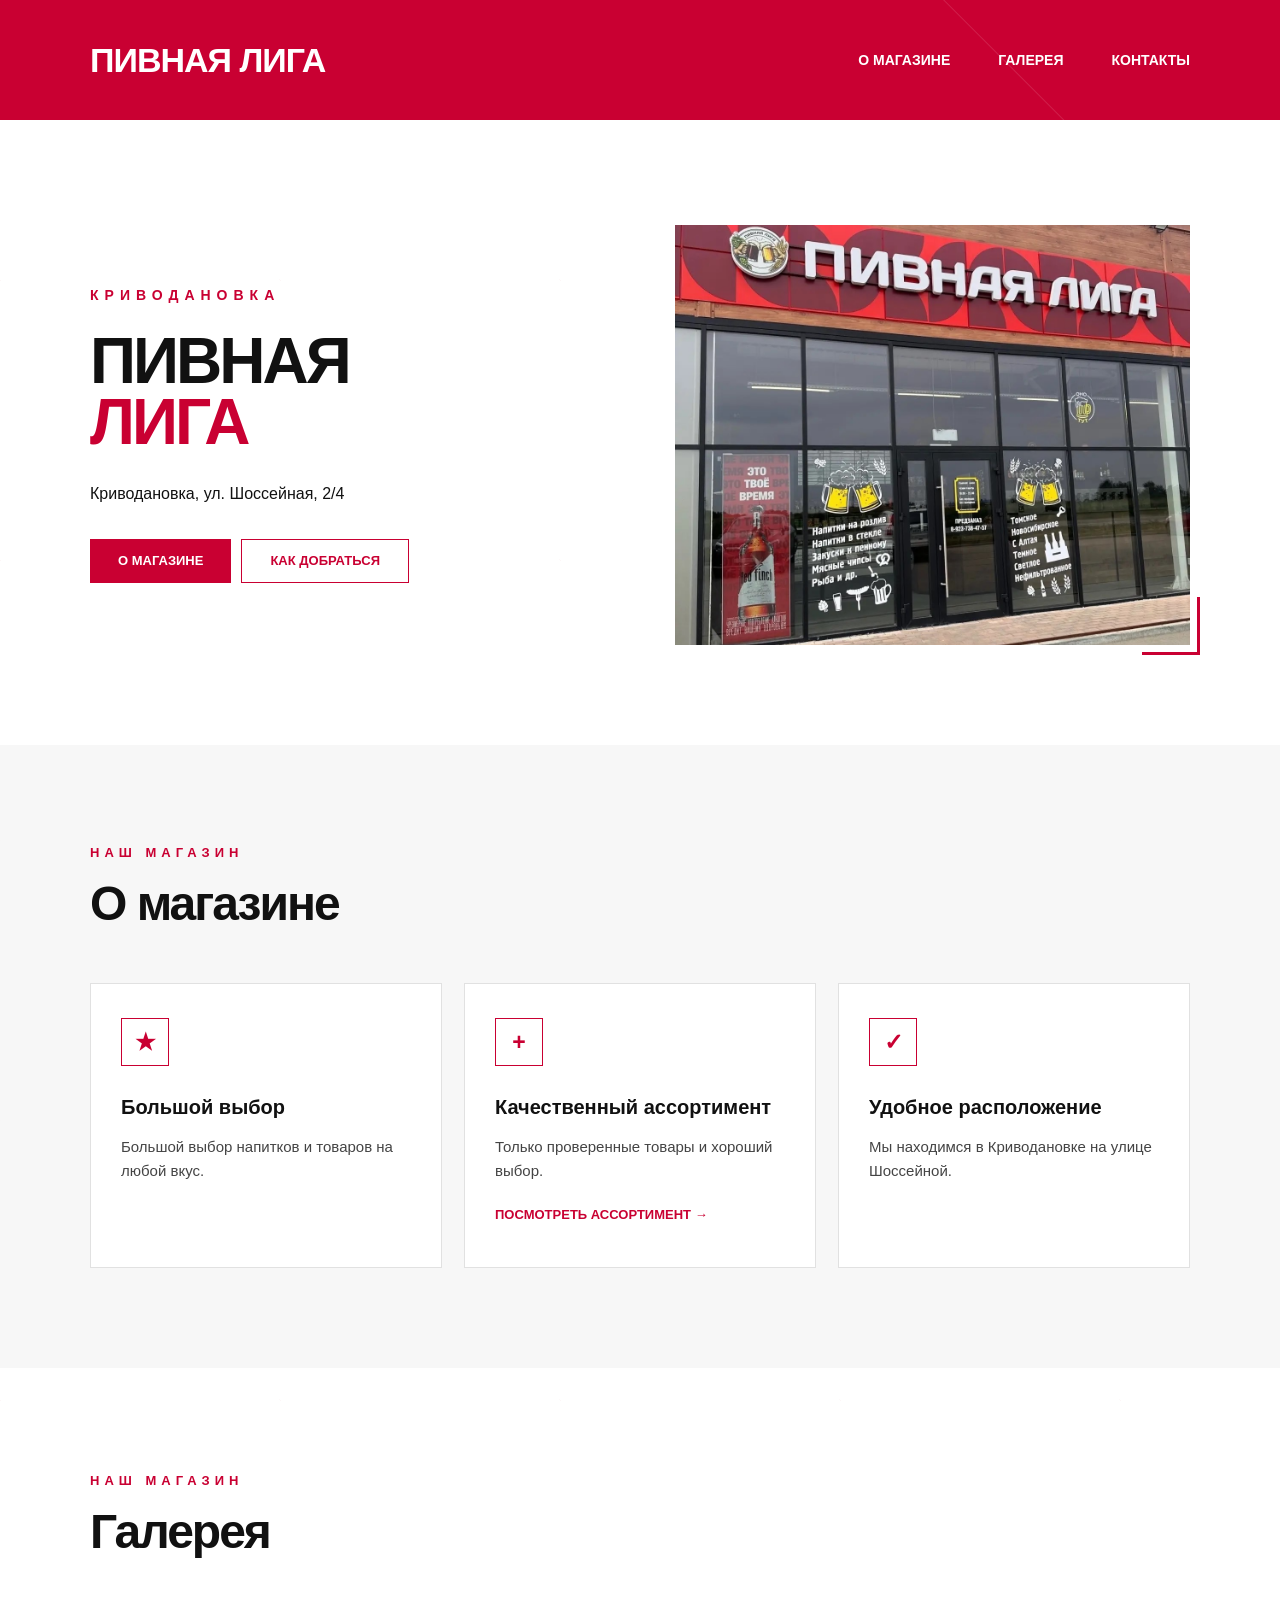
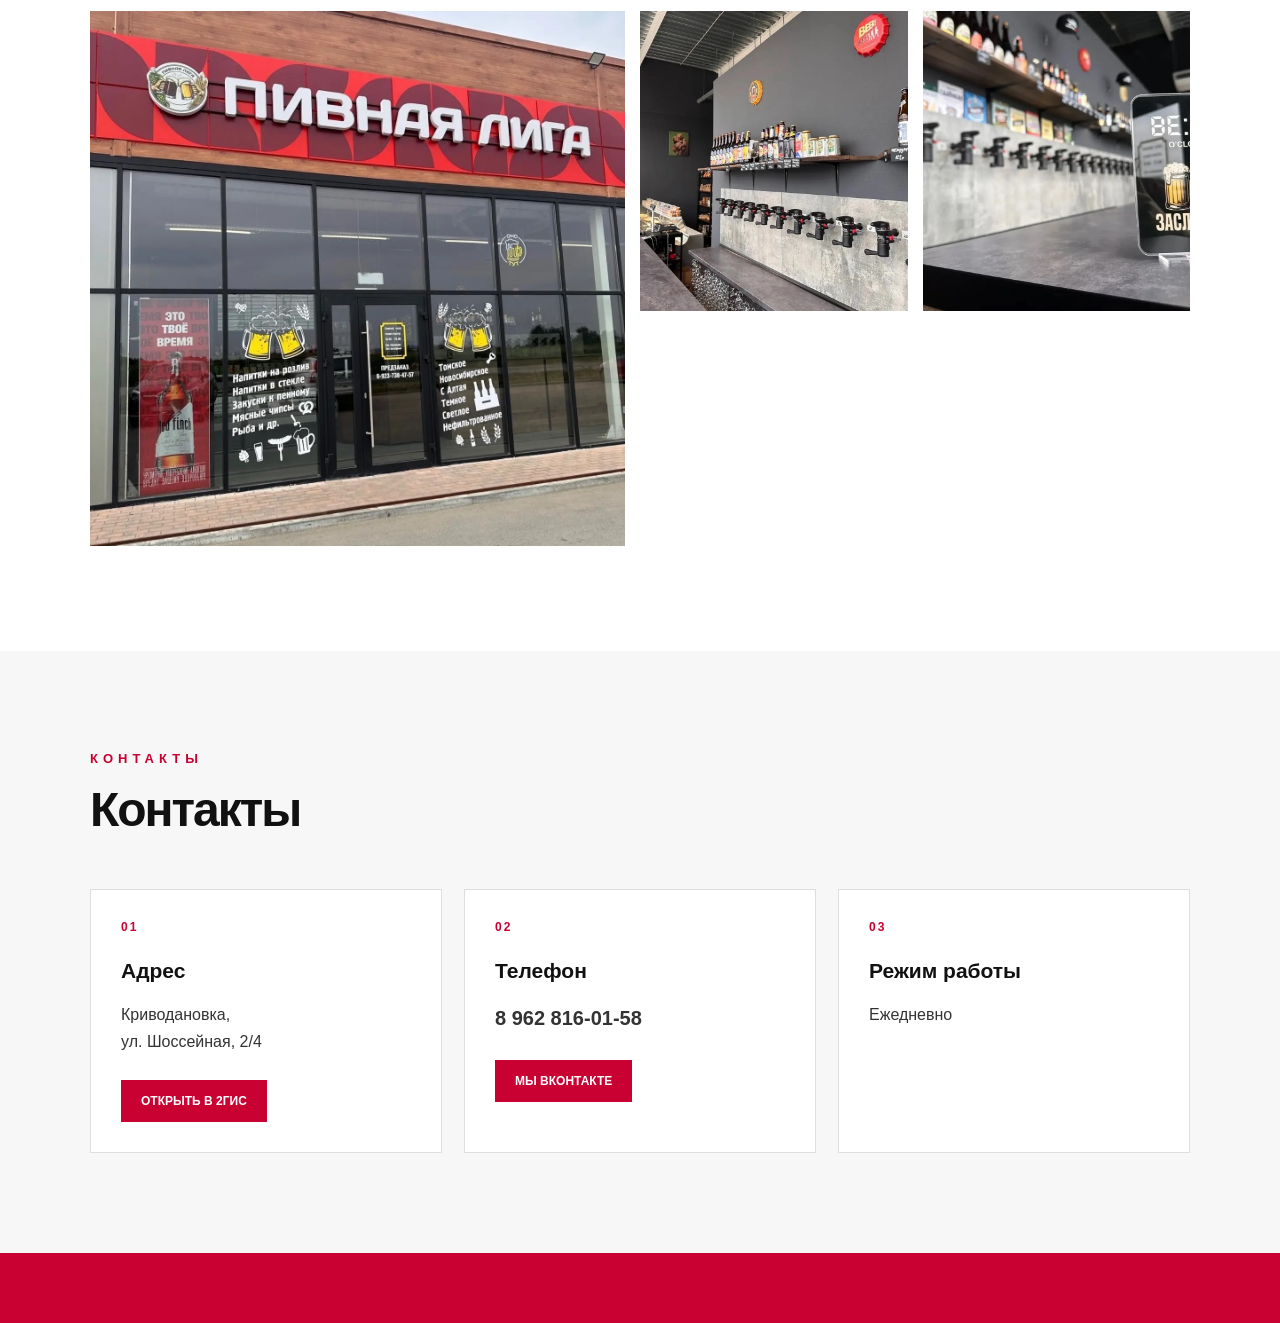
<file: index.html>
<!DOCTYPE html>
<html lang="ru">

<head>
    <meta charset="UTF-8">
    <meta name="viewport" content="width=device-width, initial-scale=1.0">

    <title>Пивная Лига — Криводановка</title>

    <link rel="stylesheet" href="style.css">
</head>

<body>

<header class="header">

    <div class="container header-inner">

        <a href="index.html" class="logo">
            ПИВНАЯ ЛИГА
        </a>

        <nav class="navigation">
            <a href="#about">О МАГАЗИНЕ</a>
            <a href="#gallery">ГАЛЕРЕЯ</a>
            <a href="#contacts">КОНТАКТЫ</a>
        </nav>

    </div>

</header>


<main>

    <!-- ГЛАВНЫЙ ЭКРАН -->

    <section class="hero">

        <div class="container hero-inner">

            <div class="hero-content">

                <div class="location-title">
                    КРИВОДАНОВКА
                </div>

                <h1>
                    ПИВНАЯ
                    <span>ЛИГА</span>
                </h1>

                <p class="address">
                    Криводановка, ул. Шоссейная, 2/4
                </p>

                <div class="hero-buttons">

                    <a href="#about" class="btn btn-primary">
                        О МАГАЗИНЕ
                    </a>

                    <a href="#contacts" class="btn btn-outline">
                        КАК ДОБРАТЬСЯ
                    </a>

                </div>

            </div>


            <div class="hero-image">

                <img src="store.jpg" alt="Пивная Лига">

            </div>

        </div>

    </section>


    <!-- О МАГАЗИНЕ -->

    <section class="about" id="about">

        <div class="container">

            <div class="section-label">
                НАШ МАГАЗИН
            </div>

            <h2>
                О магазине
            </h2>


            <div class="features">

                <div class="feature">

                    <div class="feature-icon">
                        ★
                    </div>

                    <h3>
                        Большой выбор
                    </h3>

                    <p>
                        Большой выбор напитков и товаров
                        на любой вкус.
                    </p>

                </div>


                <div class="feature">

                    <div class="feature-icon">
                        +
                    </div>

                    <h3>
                        Качественный ассортимент
                    </h3>

                    <p>
                        Только проверенные товары
                        и хороший выбор.
                    </p>

                    <a href="assortment.html" class="feature-button">
                        ПОСМОТРЕТЬ АССОРТИМЕНТ →
                    </a>

                </div>


                <div class="feature">

                    <div class="feature-icon">
                        ✓
                    </div>

                    <h3>
                        Удобное расположение
                    </h3>

                    <p>
                        Мы находимся в Криводановке
                        на улице Шоссейной.
                    </p>

                </div>

            </div>

        </div>

    </section>


    <!-- ГАЛЕРЕЯ -->

    <section class="gallery-section" id="gallery">

        <div class="container">

            <div class="section-label">
                НАШ МАГАЗИН
            </div>

            <h2>
                Галерея
            </h2>

            <div class="gallery">

                <div class="gallery-large">
                    <img src="store.jpg" alt="Магазин">
                </div>

                <div class="gallery-small">
                    <img src="store2.jpg" alt="Интерьер магазина">
                </div>

                <div class="gallery-small">
                    <img src="store3.jpg" alt="Ассортимент магазина">
                </div>

            </div>

        </div>

    </section>


    <!-- КОНТАКТЫ -->

    <section class="contacts" id="contacts">

        <div class="container">

            <div class="section-label">
                КОНТАКТЫ
            </div>

            <h2>
                Контакты
            </h2>


            <div class="contact-box">


                <div class="contact-item">

                    <div class="contact-number">
                        01
                    </div>

                    <h3>
                        Адрес
                    </h3>

                    <p>
                        Криводановка,<br>
                        ул. Шоссейная, 2/4
                    </p>

                    <a
                        href="https://2gis.ru"
                        target="_blank"
                        class="contact-button"
                    >
                        ОТКРЫТЬ В 2ГИС
                    </a>

                </div>


                <div class="contact-item">

                    <div class="contact-number">
                        02
                    </div>

                    <h3>
                        Телефон
                    </h3>

                    <p class="phone">
                        8 962 816-01-58
                    </p>

                    <a
                        href="https://vk.com/pivo_liga"
                        target="_blank"
                        class="contact-button"
                    >
                        МЫ ВКОНТАКТЕ
                    </a>

                </div>


                <div class="contact-item">

                    <div class="contact-number">
                        03
                    </div>

                    <h3>
                        Режим работы
                    </h3>

                    <p>
                        Ежедневно
                    </p>

                </div>

            </div>

        </div>

    </section>

</main>


<footer class="footer"></footer>

</body>
</html>
</file>
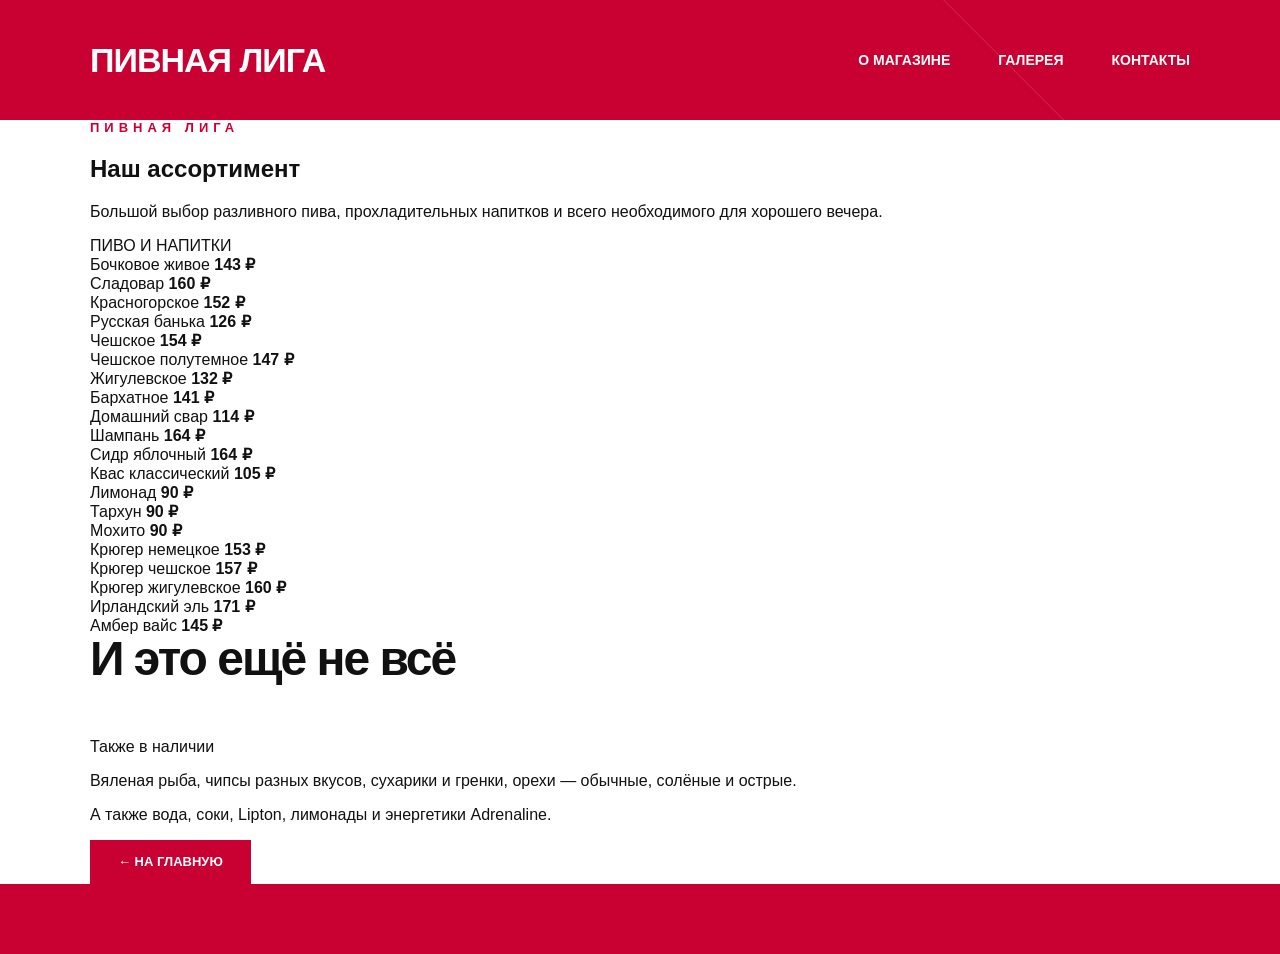
<file: assortment.html>
<!DOCTYPE html>
<html lang="ru">

<head>
    <meta charset="UTF-8">
    <meta name="viewport" content="width=device-width, initial-scale=1.0">

    <title>Ассортимент — Пивная Лига</title>

    <link rel="stylesheet" href="style.css">
</head>

<body>

    <!-- =========================
         ШАПКА
    ========================== -->

    <header class="header">

        <div class="container header-inner">

            <a href="index.html" class="logo">
                ПИВНАЯ ЛИГА
            </a>

            <nav class="navigation">

                <a href="index.html#about">
                    О МАГАЗИНЕ
                </a>

                <a href="index.html#gallery">
                    ГАЛЕРЕЯ
                </a>

                <a href="index.html#contacts">
                    КОНТАКТЫ
                </a>

            </nav>

        </div>

    </header>


    <!-- =========================
         СТРАНИЦА АССОРТИМЕНТА
    ========================== -->

    <main>

        <section class="assortment-page">

            <div class="container">

                <div class="section-label">
                    ПИВНАЯ ЛИГА
                </div>

                <h1>
                    Наш ассортимент
                </h1>

                <p class="assortment-intro">
                    Большой выбор разливного пива,
                    прохладительных напитков и всего
                    необходимого для хорошего вечера.
                </p>


                <!-- =========================
                     ПИВО И НАПИТКИ
                ========================== -->

                <div class="assortment-box">

                    <div class="assortment-box-title">
                        ПИВО И НАПИТКИ
                    </div>


                    <div class="product-list">


                        <!-- 1 -->

                        <div class="product">

                            <span>
                                Бочковое живое
                            </span>

                            <strong>
                                143 ₽
                            </strong>

                        </div>


                        <!-- 2 -->

                        <div class="product">

                            <span>
                                Сладовар
                            </span>

                            <strong>
                                160 ₽
                            </strong>

                        </div>


                        <!-- 3 -->

                        <div class="product">

                            <span>
                                Красногорское
                            </span>

                            <strong>
                                152 ₽
                            </strong>

                        </div>


                        <!-- 4 -->

                        <div class="product">

                            <span>
                                Русская банька
                            </span>

                            <strong>
                                126 ₽
                            </strong>

                        </div>


                        <!-- 5 -->

                        <div class="product">

                            <span>
                                Чешское
                            </span>

                            <strong>
                                154 ₽
                            </strong>

                        </div>


                        <!-- 6 -->

                        <div class="product">

                            <span>
                                Чешское полутемное
                            </span>

                            <strong>
                                147 ₽
                            </strong>

                        </div>


                        <!-- 7 -->

                        <div class="product">

                            <span>
                                Жигулевское
                            </span>

                            <strong>
                                132 ₽
                            </strong>

                        </div>


                        <!-- 8 -->

                        <div class="product">

                            <span>
                                Бархатное
                            </span>

                            <strong>
                                141 ₽
                            </strong>

                        </div>


                        <!-- 9 -->

                        <div class="product">

                            <span>
                                Домашний свар
                            </span>

                            <strong>
                                114 ₽
                            </strong>

                        </div>


                        <!-- 10 -->

                        <div class="product">

                            <span>
                                Шампань
                            </span>

                            <strong>
                                164 ₽
                            </strong>

                        </div>


                        <!-- 11 -->

                        <div class="product">

                            <span>
                                Сидр яблочный
                            </span>

                            <strong>
                                164 ₽
                            </strong>

                        </div>


                        <!-- 12 -->

                        <div class="product">

                            <span>
                                Квас классический
                            </span>

                            <strong>
                                105 ₽
                            </strong>

                        </div>


                        <!-- 13 -->

                        <div class="product">

                            <span>
                                Лимонад
                            </span>

                            <strong>
                                90 ₽
                            </strong>

                        </div>


                        <!-- 14 -->

                        <div class="product">

                            <span>
                                Тархун
                            </span>

                            <strong>
                                90 ₽
                            </strong>

                        </div>


                        <!-- 15 -->

                        <div class="product">

                            <span>
                                Мохито
                            </span>

                            <strong>
                                90 ₽
                            </strong>

                        </div>


                        <!-- 16 -->

                        <div class="product">

                            <span>
                                Крюгер немецкое
                            </span>

                            <strong>
                                153 ₽
                            </strong>

                        </div>


                        <!-- 17 -->

                        <div class="product">

                            <span>
                                Крюгер чешское
                            </span>

                            <strong>
                                157 ₽
                            </strong>

                        </div>


                        <!-- 18 -->

                        <div class="product">

                            <span>
                                Крюгер жигулевское
                            </span>

                            <strong>
                                160 ₽
                            </strong>

                        </div>


                        <!-- 19 -->

                        <div class="product">

                            <span>
                                Ирландский эль
                            </span>

                            <strong>
                                171 ₽
                            </strong>

                        </div>


                        <!-- 20 -->

                        <div class="product">

                            <span>
                                Амбер вайс
                            </span>

                            <strong>
                                145 ₽
                            </strong>

                        </div>

                    </div>

                </div>


                <!-- =========================
                     ДОПОЛНИТЕЛЬНЫЙ АССОРТИМЕНТ
                ========================== -->

                <div class="assortment-extra">

                    <div class="extra-line"></div>


                    <h2>
                        И это ещё не всё
                    </h2>


                    <div class="extra-content">

                        <div class="extra-title">
                            Также в наличии
                        </div>


                        <p>
                            Вяленая рыба, чипсы разных вкусов,
                            сухарики и гренки, орехи — обычные,
                            солёные и острые.
                        </p>


                        <p>
                            А также вода, соки, Lipton,
                            лимонады и энергетики Adrenaline.
                        </p>

                    </div>


                    <div class="extra-line"></div>

                </div>


                <!-- =========================
                     НАЗАД
                ========================== -->

                <div class="assortment-back">

                    <a
                        href="index.html"
                        class="btn btn-primary"
                    >
                        ← НА ГЛАВНУЮ
                    </a>

                </div>

            </div>

        </section>

    </main>


    <!-- =========================
         НИЖНЯЯ ПОЛОСА
    ========================== -->

    <footer class="footer"></footer>


</body>

</html>
</file>
<file: style.css>
* {
    box-sizing: border-box;
}

html {
    scroll-behavior: smooth;
}

body {
    margin: 0;
    font-family: Arial, Helvetica, sans-serif;
    color: #111;
    background: #fff;

    /* ЕЛЕ ЗАМЕТНЫЕ ПОЛОСЫ */
    background-image:
        linear-gradient(
            135deg,
            rgba(201, 0, 50, 0.035) 1px,
            transparent 1px
        ),
        linear-gradient(
            315deg,
            rgba(201, 0, 50, 0.025) 1px,
            transparent 1px
        );

    background-size: 280px 280px;
}

img {
    display: block;
    max-width: 100%;
}

a {
    color: inherit;
    text-decoration: none;
}

.container {
    width: min(1100px, calc(100% - 60px));
    margin: 0 auto;
}


/* =========================
   ШАПКА
========================= */

.header {
    height: 120px;
    background: #c90032;
    position: relative;
    overflow: hidden;
}

.header::before {
    content: "";
    position: absolute;

    width: 500px;
    height: 500px;

    right: -220px;
    top: -300px;

    border: 1px solid rgba(255,255,255,0.12);

    transform: rotate(45deg);
}

.header-inner {
    height: 100%;

    display: flex;
    align-items: center;
    justify-content: space-between;
}

.logo {
    color: #fff;
    font-size: 34px;
    font-weight: 900;
    letter-spacing: -1px;
}

.navigation {
    display: flex;
    gap: 48px;
}

.navigation a {
    color: #fff;
    font-size: 14px;
    font-weight: 800;

    transition: opacity .2s ease;
}

.navigation a:hover {
    opacity: .65;
}


/* =========================
   ГЛАВНЫЙ ЭКРАН
========================= */

.hero {
    padding: 105px 0 100px;
}

.hero-inner {
    display: grid;
    grid-template-columns: 1fr 1fr;
    align-items: center;
    gap: 70px;
}

.location-title {
    margin-bottom: 28px;

    color: #c90032;

    font-size: 14px;
    font-weight: 900;

    letter-spacing: 6px;
}

.hero h1 {
    margin: 0 0 28px;

    font-size: 64px;
    line-height: .95;

    font-weight: 900;
    letter-spacing: -3px;
}

.hero h1 span {
    display: block;
    color: #c90032;
}

.address {
    margin: 0 0 32px;

    font-size: 16px;
    line-height: 1.6;
}


/* =========================
   КНОПКИ
========================= */

.hero-buttons {
    display: flex;
    gap: 10px;
}

.btn {
    min-height: 44px;

    padding: 0 28px;

    display: inline-flex;
    align-items: center;
    justify-content: center;

    font-size: 13px;
    font-weight: 900;

    transition: .2s ease;
}

.btn-primary {
    color: #fff;
    background: #c90032;
}

.btn-primary:hover {
    background: #a90029;
    transform: translateY(-2px);
}

.btn-outline {
    color: #c90032;
    border: 1px solid #c90032;
    background: #fff;
}

.btn-outline:hover {
    color: #fff;
    background: #c90032;
}


/* =========================
   ФОТО
========================= */

.hero-image {
    position: relative;
}

.hero-image::after {
    content: "";

    position: absolute;

    width: 55px;
    height: 55px;

    right: -10px;
    bottom: -10px;

    border-right: 3px solid #c90032;
    border-bottom: 3px solid #c90032;

    pointer-events: none;
}

.hero-image img {
    width: 100%;
    height: 420px;

    object-fit: cover;

    /* БЕЗ РАМКИ */
    border: none;
}


/* =========================
   О МАГАЗИНЕ
========================= */

.about {
    padding: 100px 0;

    background: rgba(247,247,247,.94);
}

.section-label {
    margin-bottom: 20px;

    color: #c90032;

    font-size: 13px;
    font-weight: 900;

    letter-spacing: 5px;
}

h2 {
    margin: 0 0 55px;

    font-size: 48px;
    line-height: 1;

    font-weight: 900;
    letter-spacing: -2px;
}


/* =========================
   КАРТОЧКИ
========================= */

.features {
    display: grid;
    grid-template-columns: repeat(3, 1fr);
    gap: 22px;
}

.feature {
    min-height: 285px;

    padding: 34px 30px;

    background: #fff;

    border: 1px solid #e1e1e1;

    position: relative;

    transition:
        transform .25s ease,
        border-color .25s ease,
        box-shadow .25s ease;
}

.feature::before {
    content: "";

    position: absolute;

    left: 0;
    top: 0;

    width: 100%;
    height: 4px;

    background: #c90032;

    transform: scaleX(0);
    transform-origin: left;

    transition: transform .25s ease;
}

.feature:hover {
    transform: translateY(-6px);

    border-color: #c90032;

    box-shadow:
        0 15px 35px rgba(0,0,0,.08);
}

.feature:hover::before {
    transform: scaleX(1);
}


/* ИКОНКА */

.feature-icon {
    width: 48px;
    height: 48px;

    margin-bottom: 28px;

    display: flex;
    align-items: center;
    justify-content: center;

    color: #c90032;

    border: 1px solid #c90032;

    font-size: 23px;
    font-weight: 900;
}


/* ЗАГОЛОВОК */

.feature h3 {
    margin: 0 0 15px;

    font-size: 20px;
    line-height: 1.3;

    font-weight: 800;
}

.feature p {
    margin: 0 0 22px;

    color: #444;

    font-size: 15px;
    line-height: 1.6;
}

.feature-button {
    color: #c90032;

    font-size: 13px;
    font-weight: 900;

    transition: opacity .2s ease;
}

.feature-button:hover {
    opacity: .6;
}


/* =========================
   ГАЛЕРЕЯ
========================= */

.gallery-section {
    padding: 105px 0;
}

.gallery {
    display: grid;

    grid-template-columns: 2fr 1fr 1fr;

    gap: 15px;
}

.gallery-large,
.gallery-small {
    overflow: hidden;
    background: #eee;
}

.gallery-large {
    height: 535px;
}

.gallery-small {
    height: 300px;
}

.gallery img {
    width: 100%;
    height: 100%;

    object-fit: cover;

    transition: transform .4s ease;
}

.gallery-large:hover img,
.gallery-small:hover img {
    transform: scale(1.04);
}


/* =========================
   КОНТАКТЫ
========================= */

.contacts {
    padding: 100px 0;
    background: rgba(247,247,247,.94);
}

.contact-box {
    display: grid;

    grid-template-columns: repeat(3, 1fr);

    gap: 22px;
}

.contact-item {
    min-height: 250px;

    padding: 30px;

    background: #fff;

    border: 1px solid #dedede;

    position: relative;

    transition: .25s ease;
}

.contact-item:hover {
    transform: translateY(-5px);

    border-color: #c90032;

    box-shadow:
        0 12px 30px rgba(0,0,0,.07);
}

.contact-number {
    margin-bottom: 25px;

    color: #c90032;

    font-size: 12px;
    font-weight: 900;

    letter-spacing: 2px;
}

.contact-item h3 {
    margin: 0 0 18px;

    font-size: 21px;
}

.contact-item p {
    margin: 0 0 25px;

    font-size: 16px;
    line-height: 1.7;

    color: #333;
}

.contact-item .phone {
    font-size: 20px;
    font-weight: 700;
}


/* =========================
   КНОПКИ КОНТАКТОВ
========================= */

.contact-button {
    display: inline-flex;

    min-height: 42px;

    padding: 0 20px;

    align-items: center;
    justify-content: center;

    color: #fff;
    background: #c90032;

    font-size: 12px;
    font-weight: 900;

    transition: .2s ease;
}

.contact-button:hover {
    background: #a90029;
}


/* =========================
   ПОДВАЛ
========================= */

.footer {
    height: 70px;
    background: #c90032;
}


/* =========================
   АДАПТАЦИЯ
========================= */

@media (max-width: 900px) {

    .container {
        width: min(100% - 30px, 700px);
    }

    .header {
        height: auto;
        padding: 25px 0;
    }

    .header-inner {
        flex-direction: column;
        gap: 25px;
    }

    .navigation {
        gap: 20px;
        flex-wrap: wrap;
        justify-content: center;
    }

    .logo {
        font-size: 28px;
    }

    .hero {
        padding: 70px 0;
    }

    .hero-inner {
        grid-template-columns: 1fr;
        gap: 50px;
    }

    .hero h1 {
        font-size: 52px;
    }

    .hero-image img {
        height: 350px;
    }

    .features {
        grid-template-columns: 1fr;
    }

    .feature {
        min-height: 230px;
    }

    .gallery {
        grid-template-columns: 1fr;
    }

    .gallery-large {
        height: 350px;
    }

    .gallery-small {
        height: 250px;
    }

    .contact-box {
        grid-template-columns: 1fr;
    }

    h2 {
        font-size: 40px;
    }
}
</file>
